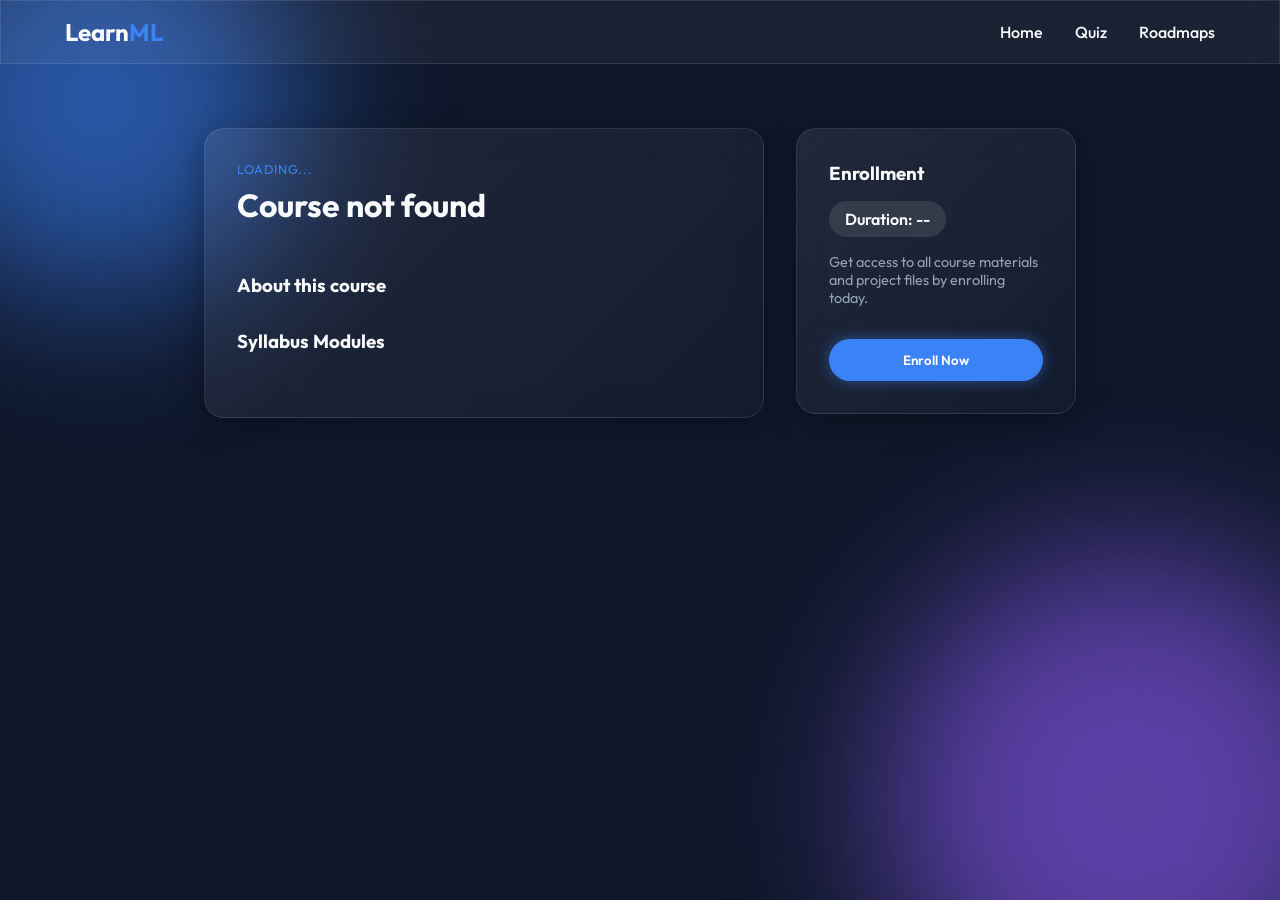
<file: frontend/course.html>
<!DOCTYPE html>
<html lang="en">
<head>
    <meta charset="UTF-8">
    <meta name="viewport" content="width=device-width, initial-scale=1.0">
    <title>LearnML - Course Details</title>
    <link href="https://fonts.googleapis.com/css2?family=Outfit:wght@300;400;500;600;700&display=swap" rel="stylesheet">
    <link rel="stylesheet" href="css/style.css">
</head>
<body>
    <div class="background-animation">
        <div class="blob blob-1"></div>
        <div class="blob blob-2"></div>
    </div>

    <nav class="navbar glass">
        <div class="logo">Learn<span>ML</span></div>
        <ul class="nav-links">
            <li><a href="index.html">Home</a></li>
            <li><a href="quiz.html">Quiz</a></li>
            <li><a href="roadmap.html">Roadmaps</a></li>
        </ul>
    </nav>

    <main class="course-detail-container">
        <div class="course-main-info glass-card slide-up">
            <div class="course-category" id="course-category">Loading...</div>
            <h1 id="course-title">Loading...</h1>
            <div class="course-tags" id="course-tags" style="margin: 1rem 0;"></div>
            
            <h3 style="margin-top:2rem;">About this course</h3>
            <p id="course-desc" style="color: var(--text-secondary); line-height: 1.6; margin-top: 1rem;"></p>

            <h3 style="margin-top:2rem;">Syllabus Modules</h3>
            <ul class="modules-list" id="modules-list">
                <!-- Modules injected here -->
            </ul>
        </div>

        <div class="course-sidebar glass-card slide-up" style="animation-delay: 0.2s;">
            <h3>Enrollment</h3>
            <div class="duration-badge" id="course-duration">Duration: --</div>
            <p style="color: var(--text-secondary); font-size:0.9rem; margin-bottom: 2rem;">Get access to all course materials and project files by enrolling today.</p>
            <button id="enroll-btn" class="btn primary" style="width: 100%;">Enroll Now</button>
            <p id="enroll-msg" style="color: #10b981; font-size:0.9rem; margin-top:1rem; text-align:center; display:none;">✨ Successfully enrolled!</p>
        </div>
    </main>

    <script src="js/course.js"></script>
</body>
</html>
</file>
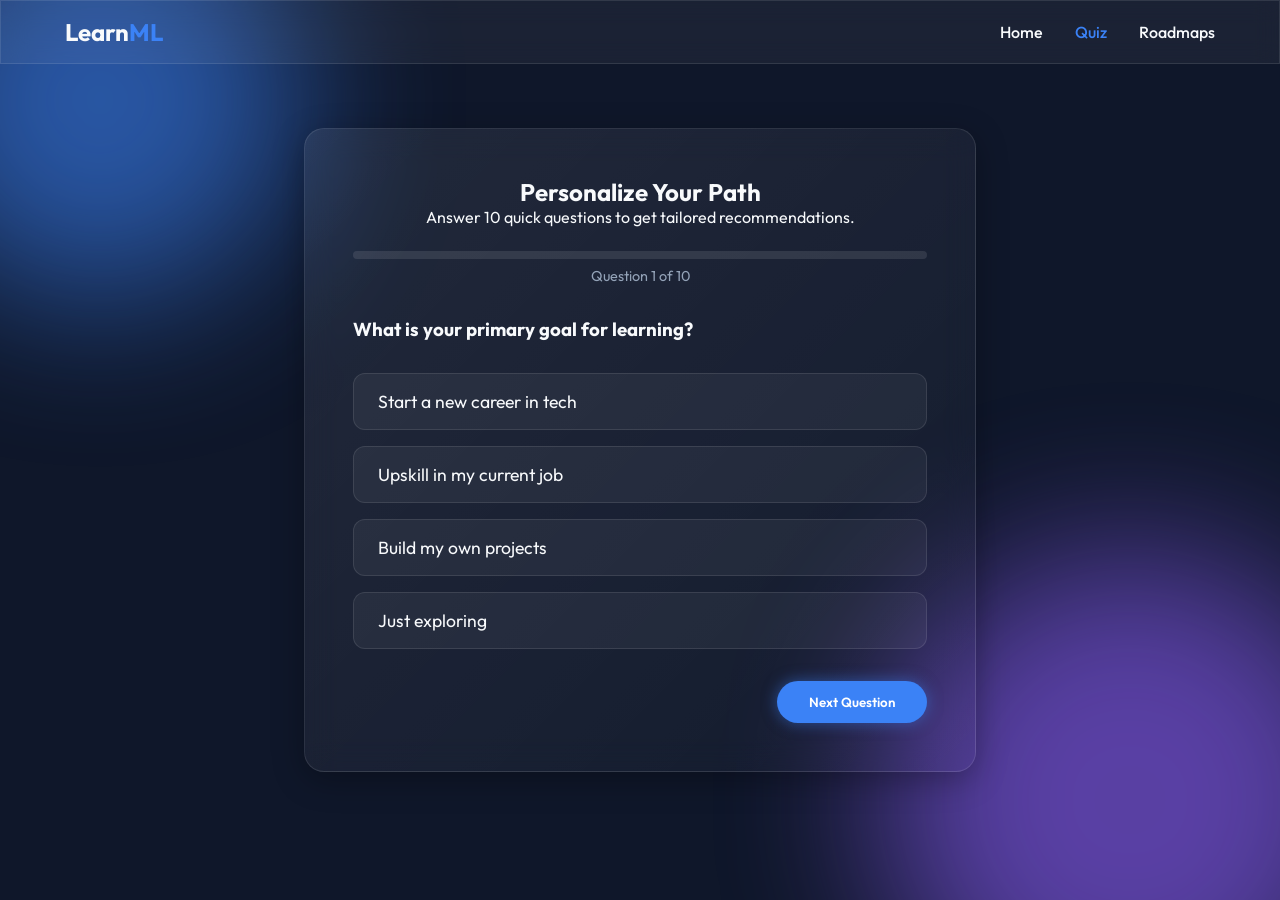
<file: frontend/quiz.html>
<!DOCTYPE html>
<html lang="en">
<head>
    <meta charset="UTF-8">
    <meta name="viewport" content="width=device-width, initial-scale=1.0">
    <title>LearnML - Onboarding Quiz</title>
    <link href="https://fonts.googleapis.com/css2?family=Outfit:wght@300;400;500;600;700&display=swap" rel="stylesheet">
    <link rel="stylesheet" href="css/style.css">
</head>
<body>
    <div class="background-animation">
        <div class="blob blob-1"></div>
        <div class="blob blob-2"></div>
    </div>

    <nav class="navbar glass">
        <div class="logo">Learn<span>ML</span></div>
        <ul class="nav-links">
            <li><a href="index.html">Home</a></li>
            <li><a href="quiz.html" class="active">Quiz</a></li>
            <li><a href="roadmap.html">Roadmaps</a></li>
        </ul>
    </nav>

    <main class="quiz-container slide-up">
        <div class="glass-card quiz-card">
            <div id="quiz-header">
                <h2>Personalize Your Path</h2>
                <p>Answer 10 quick questions to get tailored recommendations.</p>
                <div class="progress-bar-container">
                    <div class="progress-bar" id="progress-bar"></div>
                </div>
                <p id="question-count">Question 1 of 10</p>
            </div>
            
            <div id="quiz-body">
                <h3 id="question-text">Loading question...</h3>
                <div class="options-grid" id="options-container">
                    <!-- Options injected here -->
                </div>
            </div>

            <div id="quiz-footer">
                <button id="next-btn" class="btn primary" disabled>Next Question</button>
            </div>

            <div id="results-section" style="display: none;">
                <h3>✨ Your Recommended Courses ✨</h3>
                <p>Based on your unique profile, here is what we suggest:</p>
                <div class="course-grid" id="recommendations-container" style="margin-top: 2rem;">
                    <!-- Recs injected here -->
                </div>
                <div style="text-align: center; margin-top: 2rem;">
                    <a href="index.html" class="btn primary">Go to Dashboard</a>
                </div>
            </div>
        </div>
    </main>

    <script src="js/quiz.js"></script>
</body>
</html>
</file>
<file: frontend/css/style.css>
@import url('extra.css');

:root {
    --bg-color: #0f172a;
    --text-primary: #f8fafc;
    --text-secondary: #94a3b8;
    --accent-color: #3b82f6;
    --accent-glow: rgba(59, 130, 246, 0.5);
    --glass-bg: rgba(255, 255, 255, 0.05);
    --glass-border: rgba(255, 255, 255, 0.1);
}

* {
    margin: 0;
    padding: 0;
    box-sizing: border-box;
    font-family: 'Outfit', sans-serif;
}

body {
    background-color: var(--bg-color);
    color: var(--text-primary);
    overflow-x: hidden;
    scroll-behavior: smooth;
}

/* Background Animation */
.background-animation {
    position: fixed;
    top: 0;
    left: 0;
    width: 100vw;
    height: 100vh;
    z-index: -1;
    overflow: hidden;
}

.blob {
    position: absolute;
    filter: blur(80px);
    opacity: 0.6;
    animation: float 20s infinite alternate ease-in-out;
}

.blob-1 {
    width: 400px;
    height: 400px;
    background: #3b82f6;
    top: -100px;
    left: -100px;
    border-radius: 50%;
}

.blob-2 {
    width: 500px;
    height: 500px;
    background: #8b5cf6;
    bottom: -150px;
    right: -100px;
    border-radius: 50%;
    animation-delay: -5s;
}

@keyframes float {
    0% { transform: translate(0, 0) scale(1); }
    50% { transform: translate(100px, 50px) scale(1.1); }
    100% { transform: translate(-50px, 150px) scale(0.9); }
}

/* Glassmorphism Utilities */
.glass {
    background: var(--glass-bg);
    backdrop-filter: blur(12px);
    -webkit-backdrop-filter: blur(12px);
    border: 1px solid var(--glass-border);
}

.glass-card {
    background: linear-gradient(135deg, rgba(255, 255, 255, 0.08), rgba(255, 255, 255, 0.02));
    backdrop-filter: blur(16px);
    -webkit-backdrop-filter: blur(16px);
    border: 1px solid var(--glass-border);
    border-radius: 20px;
    box-shadow: 0 8px 32px 0 rgba(0, 0, 0, 0.3);
}

/* Navbar */
.navbar {
    display: flex;
    justify-content: space-between;
    align-items: center;
    padding: 1rem 5%;
    position: sticky;
    top: 0;
    z-index: 100;
}

.logo {
    font-size: 1.5rem;
    font-weight: 700;
}

.logo span {
    color: var(--accent-color);
}

.nav-links {
    list-style: none;
    display: flex;
    gap: 2rem;
}

.nav-links a {
    color: var(--text-primary);
    text-decoration: none;
    font-weight: 500;
    transition: color 0.3s;
}

.nav-links a:hover, .nav-links a.active {
    color: var(--accent-color);
}

.user-profile {
    display: flex;
    align-items: center;
    gap: 0.8rem;
}

.avatar {
    width: 40px;
    height: 40px;
    border-radius: 50%;
    background: var(--accent-color);
    display: flex;
    justify-content: center;
    align-items: center;
    font-weight: 700;
}

/* Hero Section */
.hero {
    min-height: 80vh;
    display: flex;
    justify-content: center;
    align-items: center;
    padding: 2rem 5%;
}

.hero-content {
    text-align: center;
    padding: 4rem 2rem;
    max-width: 800px;
}

.hero h1 {
    font-size: 3.5rem;
    margin-bottom: 1rem;
    background: linear-gradient(to right, #fff, #94a3b8);
    -webkit-background-clip: text;
    -webkit-text-fill-color: transparent;
}

.hero p {
    font-size: 1.2rem;
    color: var(--text-secondary);
    margin-bottom: 2rem;
}

.btn {
    display: inline-block;
    padding: 0.8rem 2rem;
    border-radius: 30px;
    text-decoration: none;
    font-weight: 600;
    transition: all 0.3s;
    cursor: pointer;
    border: none;
}

.btn.primary {
    background: var(--accent-color);
    color: #fff;
    box-shadow: 0 0 15px var(--accent-glow);
}

.btn.primary:hover {
    transform: translateY(-2px);
    box-shadow: 0 0 25px var(--accent-glow);
}

/* Course Sections */
.course-section {
    padding: 4rem 5%;
}

.section-header {
    margin-bottom: 3rem;
    text-align: center;
}

.section-header h2 {
    font-size: 2.5rem;
    margin-bottom: 0.5rem;
}

.section-header p {
    color: var(--text-secondary);
}

.course-grid {
    display: grid;
    grid-template-columns: repeat(auto-fill, minmax(300px, 1fr));
    gap: 2rem;
}

/* Course Card */
.course-card {
    padding: 1.5rem;
    transition: transform 0.3s, box-shadow 0.3s;
    display: flex;
    flex-direction: column;
    height: 100%;
    cursor: pointer;
}

.course-card:hover {
    transform: translateY(-10px);
    box-shadow: 0 15px 35px rgba(0, 0, 0, 0.4);
    border-color: rgba(255,255,255,0.2);
}

.course-category {
    font-size: 0.8rem;
    text-transform: uppercase;
    letter-spacing: 1px;
    color: var(--accent-color);
    margin-bottom: 0.5rem;
}

.course-title {
    font-size: 1.2rem;
    margin-bottom: 1rem;
    line-height: 1.4;
}

.course-desc {
    color: var(--text-secondary);
    font-size: 0.95rem;
    line-height: 1.5;
    margin-bottom: 1.5rem;
    flex-grow: 1;
}

.course-tags {
    display: flex;
    flex-wrap: wrap;
    gap: 0.5rem;
    margin-bottom: 1.5rem;
}

.tag {
    font-size: 0.75rem;
    padding: 0.2rem 0.6rem;
    background: rgba(255, 255, 255, 0.1);
    border-radius: 12px;
    color: var(--text-secondary);
}

.course-footer {
    display: flex;
    justify-content: space-between;
    align-items: center;
    border-top: 1px solid var(--glass-border);
    padding-top: 1rem;
}

.enroll-btn {
    background: transparent;
    color: var(--accent-color);
    border: 1px solid var(--accent-color);
    padding: 0.5rem 1rem;
    border-radius: 20px;
    cursor: pointer;
    transition: all 0.3s;
    font-size: 0.9rem;
    font-weight: 600;
}

.enroll-btn:hover {
    background: var(--accent-color);
    color: #fff;
}

.enroll-btn.enrolled {
    background: rgba(16, 185, 129, 0.2);
    color: #10b981;
    border-color: #10b981;
    pointer-events: none;
}

footer {
    text-align: center;
    padding: 2rem;
    margin-top: 4rem;
    color: var(--text-secondary);
}

/* Animations */
.slide-up {
    animation: slideUp 1s cubic-bezier(0.16, 1, 0.3, 1) forwards;
    opacity: 0;
    transform: translateY(40px);
}

.fade-in {
    animation: fadeIn 1s ease-in forwards;
    opacity: 0;
}

@keyframes slideUp {
    to {
        opacity: 1;
        transform: translateY(0);
    }
}

@keyframes fadeIn {
    to {
        opacity: 1;
    }
}

/* Loader */
.loader {
    width: 48px;
    height: 48px;
    border: 5px solid var(--glass-border);
    border-bottom-color: var(--accent-color);
    border-radius: 50%;
    display: inline-block;
    box-sizing: border-box;
    animation: rotation 1s linear infinite;
    margin: 2rem auto;
}

.loader-container {
    display: flex;
    justify-content: center;
    width: 100%;
    grid-column: 1 / -1;
}

@keyframes rotation {
    0% { transform: rotate(0deg); }
    100% { transform: rotate(360deg); }
}
</file>
